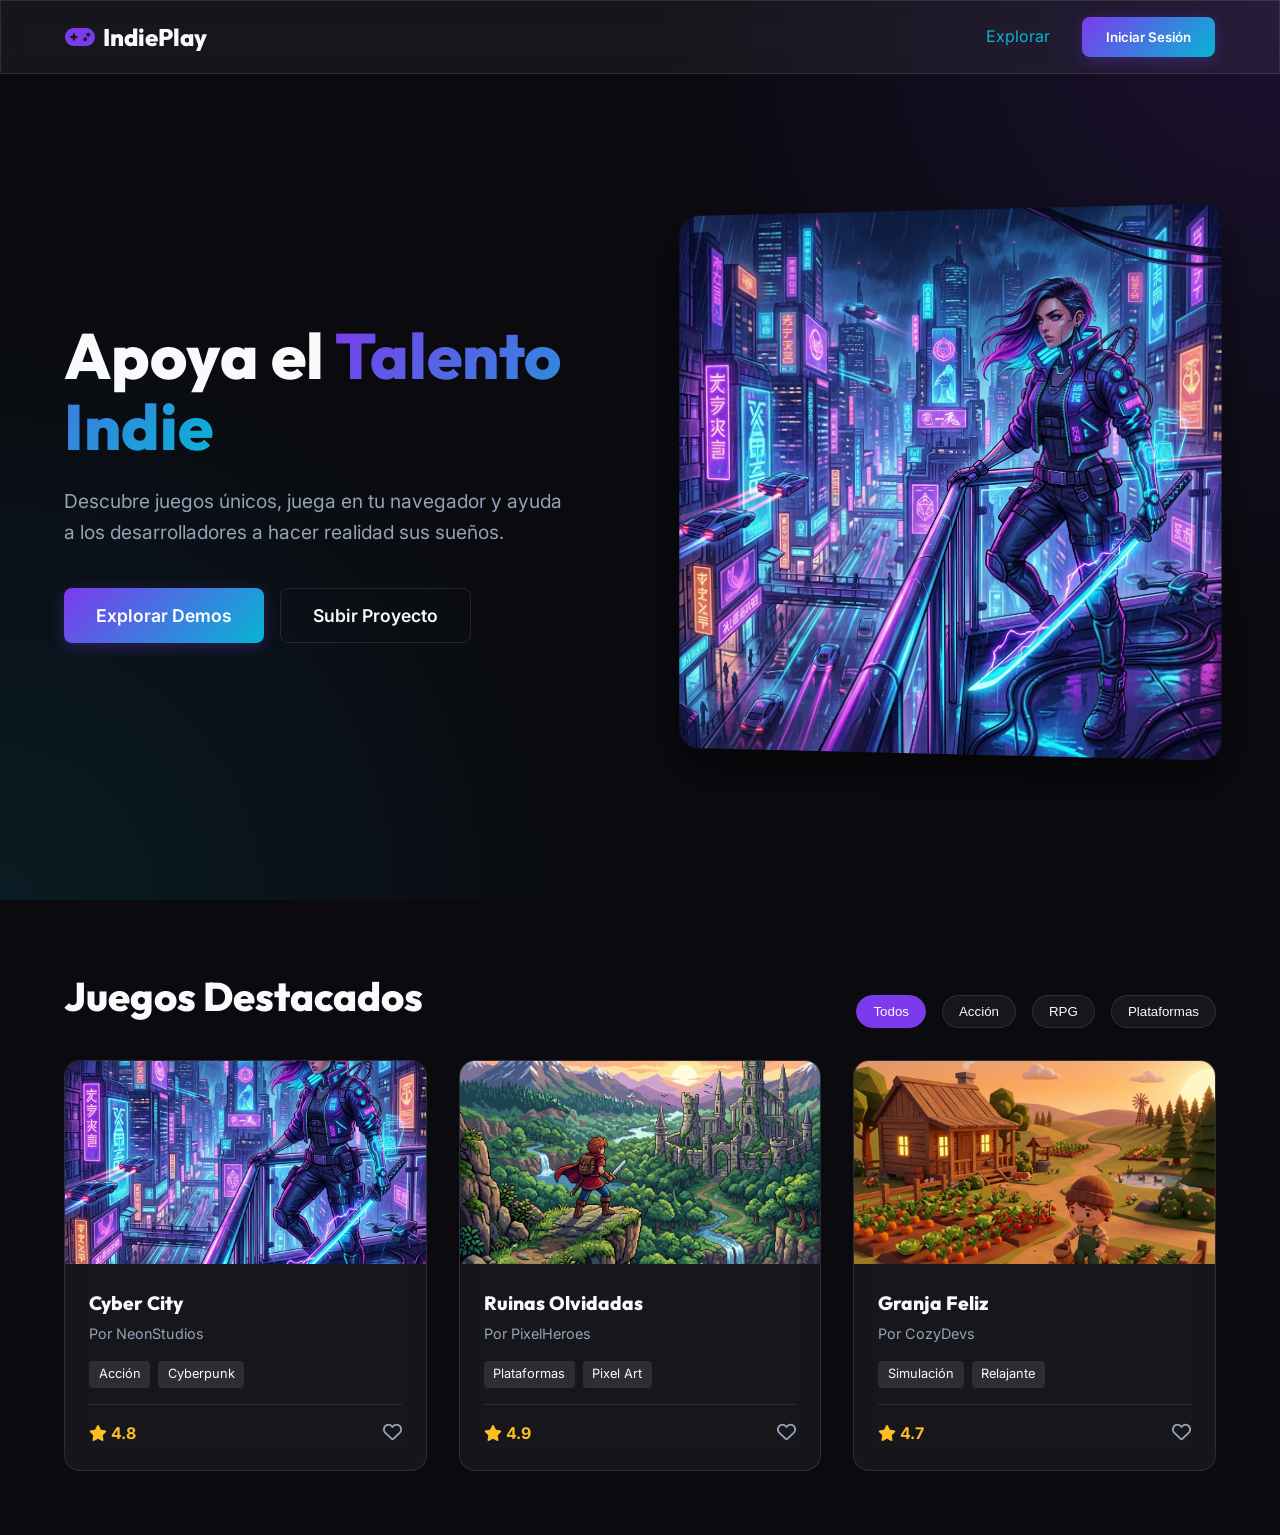
<file: prototipo_pagina_de_demos/index.html>
<!DOCTYPE html>
<html lang="es">
<head>
    <meta charset="UTF-8">
    <meta name="viewport" content="width=device-width, initial-scale=1.0">
    <title>IndiePlay - Descubre el Próximo Gran Juego Indie</title>
    <link rel="stylesheet" href="styles.css">
    <link rel="preconnect" href="https://fonts.googleapis.com">
    <link rel="preconnect" href="https://fonts.gstatic.com" crossorigin>
    <link href="https://fonts.googleapis.com/css2?family=Outfit:wght@300;400;600;800&family=Inter:wght@400;500;700&display=swap" rel="stylesheet">
    <!-- FontAwesome para iconos -->
    <link rel="stylesheet" href="https://cdnjs.cloudflare.com/ajax/libs/font-awesome/6.4.0/css/all.min.css">
</head>
<body>
    <header class="navbar glass">
        <div class="logo" onclick="switchView('home-view')" style="cursor: pointer;">
            <i class="fa-solid fa-gamepad"></i> IndiePlay
        </div>
        <nav class="nav-links">
            <a href="#" class="active" onclick="switchView('explore-view')">Explorar</a>
            <button class="btn btn-primary" onclick="openAuthModal()">Iniciar Sesión</button>
        </nav>
    </header>

    <main id="main-content">
        <!-- Vistas de la aplicación -->
        <div id="home-view" class="view">
            <!-- Hero Section -->
        <section class="hero">
            <div class="hero-content">
                <h1>Apoya el <span class="text-gradient">Talento Indie</span></h1>
                <p>Descubre juegos únicos, juega en tu navegador y ayuda a los desarrolladores a hacer realidad sus sueños.</p>
                <div class="hero-buttons">
                    <button class="btn btn-primary btn-large" onclick="switchView('explore-view')">Explorar Demos</button>
                    <button class="btn btn-outline btn-large">Subir Proyecto</button>
                </div>
            </div>
            <div class="hero-image">
                <img src="hero_game.png" alt="Juego Destacado" class="featured-game-img" onerror="this.src='https://images.unsplash.com/photo-1542751371-adc38448a05e?q=80&w=2070&auto=format&fit=crop'">
            </div>
        </section>

        <!-- Game Grid Section -->
        <section class="game-grid-section">
            <div class="section-header">
                <h2>Juegos Destacados</h2>
                <div class="filters">
                    <button class="filter-btn active">Todos</button>
                    <button class="filter-btn">Acción</button>
                    <button class="filter-btn">RPG</button>
                    <button class="filter-btn">Plataformas</button>
                </div>
            </div>
            
            <div class="grid">
                <!-- Game Card 1 -->
                <div class="game-card glass" onclick="openGameDetail('Cyber City', 'hero_game.png')">
                    <div class="card-image">
                        <img src="hero_game.png" alt="Cyber City">
                        <div class="card-overlay">
                            <button class="play-btn"><i class="fa-solid fa-play"></i> Jugar Demo</button>
                        </div>
                    </div>
                    <div class="card-content">
                        <h3>Cyber City</h3>
                        <p class="developer">Por NeonStudios</p>
                        <div class="tags">
                            <span class="tag">Acción</span>
                            <span class="tag">Cyberpunk</span>
                        </div>
                        <div class="card-footer">
                            <div class="rating"><i class="fa-solid fa-star"></i> 4.8</div>
                            <button class="like-btn" onclick="event.stopPropagation(); toggleLike(this)"><i class="fa-regular fa-heart"></i></button>
                        </div>
                    </div>
                </div>

                <!-- Game Card 2 -->
                <div class="game-card glass" onclick="openGameDetail('Ruinas Olvidadas', 'pixel.png')">
                    <div class="card-image">
                        <img src="pixel.png" alt="Ruinas Olvidadas">
                        <div class="card-overlay">
                            <button class="play-btn"><i class="fa-solid fa-play"></i> Jugar Demo</button>
                        </div>
                    </div>
                    <div class="card-content">
                        <h3>Ruinas Olvidadas</h3>
                        <p class="developer">Por PixelHeroes</p>
                        <div class="tags">
                            <span class="tag">Plataformas</span>
                            <span class="tag">Pixel Art</span>
                        </div>
                        <div class="card-footer">
                            <div class="rating"><i class="fa-solid fa-star"></i> 4.9</div>
                            <button class="like-btn" onclick="event.stopPropagation(); toggleLike(this)"><i class="fa-regular fa-heart"></i></button>
                        </div>
                    </div>
                </div>

                <!-- Game Card 3 -->
                <div class="game-card glass" onclick="openGameDetail('Granja Feliz', 'cozy.png')">
                    <div class="card-image">
                        <img src="cozy.png" alt="Granja Feliz">
                        <div class="card-overlay">
                            <button class="play-btn"><i class="fa-solid fa-play"></i> Jugar Demo</button>
                        </div>
                    </div>
                    <div class="card-content">
                        <h3>Granja Feliz</h3>
                        <p class="developer">Por CozyDevs</p>
                        <div class="tags">
                            <span class="tag">Simulación</span>
                            <span class="tag">Relajante</span>
                        </div>
                        <div class="card-footer">
                            <div class="rating"><i class="fa-solid fa-star"></i> 4.7</div>
                            <button class="like-btn" onclick="event.stopPropagation(); toggleLike(this)"><i class="fa-regular fa-heart"></i></button>
                        </div>
                    </div>
                </div>
            </div>
        </section>
        </div> <!-- End of home-view -->

        <!-- Vista Explorar -->
        <div id="explore-view" class="view" style="display: none; padding: 6rem 5% 2rem;">
            <div style="display: flex; justify-content: space-between; align-items: center; margin-bottom: 2rem;">
                <h2>Explorar Catálogo</h2>
                <div class="search-bar" style="width: 400px;">
                    <i class="fa-solid fa-search"></i>
                    <input type="text" placeholder="Buscar por título o desarrollador...">
                </div>
            </div>
            <div style="display: grid; grid-template-columns: 250px 1fr; gap: 2rem;">
                <aside class="glass" style="padding: 1.5rem; border-radius: 12px; height: fit-content;">
                    <h3 style="margin-bottom: 1rem; border-bottom: 1px solid var(--border-glass); padding-bottom: 0.5rem;">Filtros</h3>
                    <div style="margin-bottom: 1.5rem;">
                        <h4 style="color: var(--text-muted); margin-bottom: 0.5rem; font-size: 0.9rem;">GÉNEROS</h4>
                        <div style="display: flex; flex-direction: column; gap: 0.5rem; font-size: 0.95rem;">
                            <label><input type="checkbox" checked> Acción</label>
                            <label><input type="checkbox"> Aventura</label>
                            <label><input type="checkbox"> RPG</label>
                            <label><input type="checkbox" checked> Plataformas</label>
                            <label><input type="checkbox"> Terror</label>
                            <label><input type="checkbox" checked> Simulación</label>
                        </div>
                    </div>
                    <div>
                        <h4 style="color: var(--text-muted); margin-bottom: 0.5rem; font-size: 0.9rem;">ORDENAR POR</h4>
                        <select style="width: 100%; padding: 0.5rem; background: rgba(0,0,0,0.3); color: white; border: 1px solid var(--border-glass); border-radius: 4px;">
                            <option>Recomendados</option><option>Más Populares</option><option>Recientes</option><option>Mejor Valorados</option>
                        </select>
                    </div>
                </aside>
                <div class="grid">
                    <div class="game-card glass" onclick="openGameDetail('Cyber City', 'hero_game.png')">
                        <div class="card-image"><img src="hero_game.png" alt="Cyber City"><div class="card-overlay"><button class="play-btn"><i class="fa-solid fa-play"></i> Detalles</button></div></div>
                        <div class="card-content">
                            <h3>Cyber City</h3><p class="developer">Por NeonStudios</p>
                            <div class="tags"><span class="tag">Acción</span><span class="tag">Cyberpunk</span></div>
                            <div class="card-footer"><div class="rating"><i class="fa-solid fa-star"></i> 4.8</div><button class="like-btn" onclick="event.stopPropagation(); toggleLike(this)"><i class="fa-regular fa-heart"></i></button></div>
                        </div>
                    </div>
                    <div class="game-card glass" onclick="openGameDetail('Ruinas Olvidadas', 'pixel.png')">
                        <div class="card-image"><img src="pixel.png" alt="Ruinas Olvidadas"><div class="card-overlay"><button class="play-btn"><i class="fa-solid fa-play"></i> Detalles</button></div></div>
                        <div class="card-content">
                            <h3>Ruinas Olvidadas</h3><p class="developer">Por PixelHeroes</p>
                            <div class="tags"><span class="tag">Plataformas</span><span class="tag">Pixel Art</span></div>
                            <div class="card-footer"><div class="rating"><i class="fa-solid fa-star"></i> 4.9</div><button class="like-btn" onclick="event.stopPropagation(); toggleLike(this)"><i class="fa-regular fa-heart"></i></button></div>
                        </div>
                    </div>
                    <div class="game-card glass" onclick="openGameDetail('Granja Feliz', 'cozy.png')">
                        <div class="card-image"><img src="cozy.png" alt="Granja Feliz"><div class="card-overlay"><button class="play-btn"><i class="fa-solid fa-play"></i> Detalles</button></div></div>
                        <div class="card-content">
                            <h3>Granja Feliz</h3><p class="developer">Por CozyDevs</p>
                            <div class="tags"><span class="tag">Simulación</span><span class="tag">Relajante</span></div>
                            <div class="card-footer"><div class="rating"><i class="fa-solid fa-star"></i> 4.7</div><button class="like-btn" onclick="event.stopPropagation(); toggleLike(this)"><i class="fa-regular fa-heart"></i></button></div>
                        </div>
                    </div>
                </div>
            </div>
        </div>

        <!-- Vista Detalle de Juego -->
        <div id="game-detail-view" class="view" style="display: none;">
            <section class="game-detail-hero" style="background-image: linear-gradient(rgba(0,0,0,0.5), rgba(10,10,15,1)), url('hero_game.png');">
                <div class="game-detail-content">
                    <button class="btn btn-outline" onclick="switchView('home-view')"><i class="fa-solid fa-arrow-left"></i> Volver</button>
                    <h1 id="detail-title" style="margin-top: 2rem;">Cyber City</h1>
                    <div class="tags">
                        <span class="tag">Acción</span>
                        <span class="tag">Cyberpunk</span>
                    </div>
                    <p style="margin: 1rem 0; color: var(--text-muted);">Una aventura épica en una ciudad futurista.</p>
                    <button class="btn btn-primary btn-large" onclick="requireLogin()"><i class="fa-solid fa-play"></i> Jugar Ahora</button>
                </div>
            </section>
            
            <section class="game-detail-info" style="padding: 2rem 5%; display: grid; grid-template-columns: 2fr 1fr; gap: 2rem;">
                <div class="reviews-section glass" style="padding: 2rem; border-radius: 16px;">
                    <h3>Comentarios y Reseñas</h3>
                    <div class="input-group" style="margin-top: 1rem;">
                        <textarea rows="3" style="width: 100%; padding: 1rem; border-radius: 8px; background: rgba(0,0,0,0.3); color: white; border: 1px solid var(--border-glass);" placeholder="Deja tu opinión sobre este juego..."></textarea>
                        <button class="btn btn-primary" style="margin-top: 1rem;">Publicar</button>
                    </div>
                </div>
                
                <div class="report-section glass" style="padding: 2rem; border-radius: 16px; height: fit-content;">
                    <h3>¿Encontraste un bug?</h3>
                    <p style="color: var(--text-muted); font-size: 0.9rem; margin-bottom: 1rem;">Ayuda al desarrollador reportando problemas técnicos.</p>
                    <button class="btn btn-outline btn-full">Reportar Bug</button>
                </div>
            </section>
        </div>

        <!-- Vista Perfil -->
        <div id="profile-view" class="view" style="display: none; padding: 6rem 5% 2rem;">
            <h2>Mi Perfil</h2>
            <div class="profile-tabs" style="display: flex; gap: 1rem; margin: 2rem 0; border-bottom: 1px solid var(--border-glass); padding-bottom: 1rem;">
                <button class="filter-btn active">Mis Favoritos</button>
                <button class="filter-btn">Mis Proyectos</button>
            </div>
            <div class="grid">
                <!-- Se poblaría dinámicamente, aquí mostramos uno de ejemplo -->
                <div class="game-card glass">
                    <div class="card-image"><img src="cozy.png" alt="Favorito"></div>
                    <div class="card-content">
                        <h3>Granja Feliz</h3>
                        <p class="developer">Favorito</p>
                    </div>
                </div>
            </div>
        </div>

        <!-- Vista Moderación -->
        <div id="admin-view" class="view" style="display: none; padding: 6rem 5% 2rem;">
            <h2>Panel de Moderación</h2>
            <div class="glass" style="padding: 2rem; border-radius: 16px; margin-top: 2rem;">
                <table style="width: 100%; border-collapse: collapse; text-align: left;">
                    <thead>
                        <tr style="border-bottom: 1px solid var(--border-glass);">
                            <th style="padding: 1rem;">Usuario</th>
                            <th style="padding: 1rem;">Reporte</th>
                            <th style="padding: 1rem;">Acción</th>
                        </tr>
                    </thead>
                    <tbody>
                        <tr>
                            <td style="padding: 1rem;">TrollGamer99</td>
                            <td style="padding: 1rem; color: var(--text-muted);">Comentario inapropiado en "Cyber City"</td>
                            <td style="padding: 1rem;">
                                <button class="btn btn-outline" style="color: #ef4444; border-color: #ef4444;">Suspender</button>
                            </td>
                        </tr>
                    </tbody>
                </table>
            </div>
        </div>

        <!-- Modales de Auth -->
        <div id="auth-modal" class="modal">
            <div class="modal-content glass">
                <span class="close-btn" onclick="closeAuthModal()">&times;</span>
                <h2 id="auth-title">Iniciar Sesión</h2>
                <form id="auth-form">
                    <div class="input-group">
                        <label for="email">Correo Electrónico</label>
                        <input type="email" id="email" placeholder="tu@correo.com" required>
                    </div>
                    <div class="input-group">
                        <label for="password">Contraseña</label>
                        <input type="password" id="password" placeholder="••••••••" required>
                    </div>
                    <button type="submit" class="btn btn-primary btn-full">Entrar</button>
                    <p class="auth-switch">¿No tienes cuenta? <a href="#" onclick="toggleAuthMode()">Regístrate</a></p>
                </form>
            </div>
        </div>
    </main>

    <script src="app.js"></script>
</body>
</html>
</file>
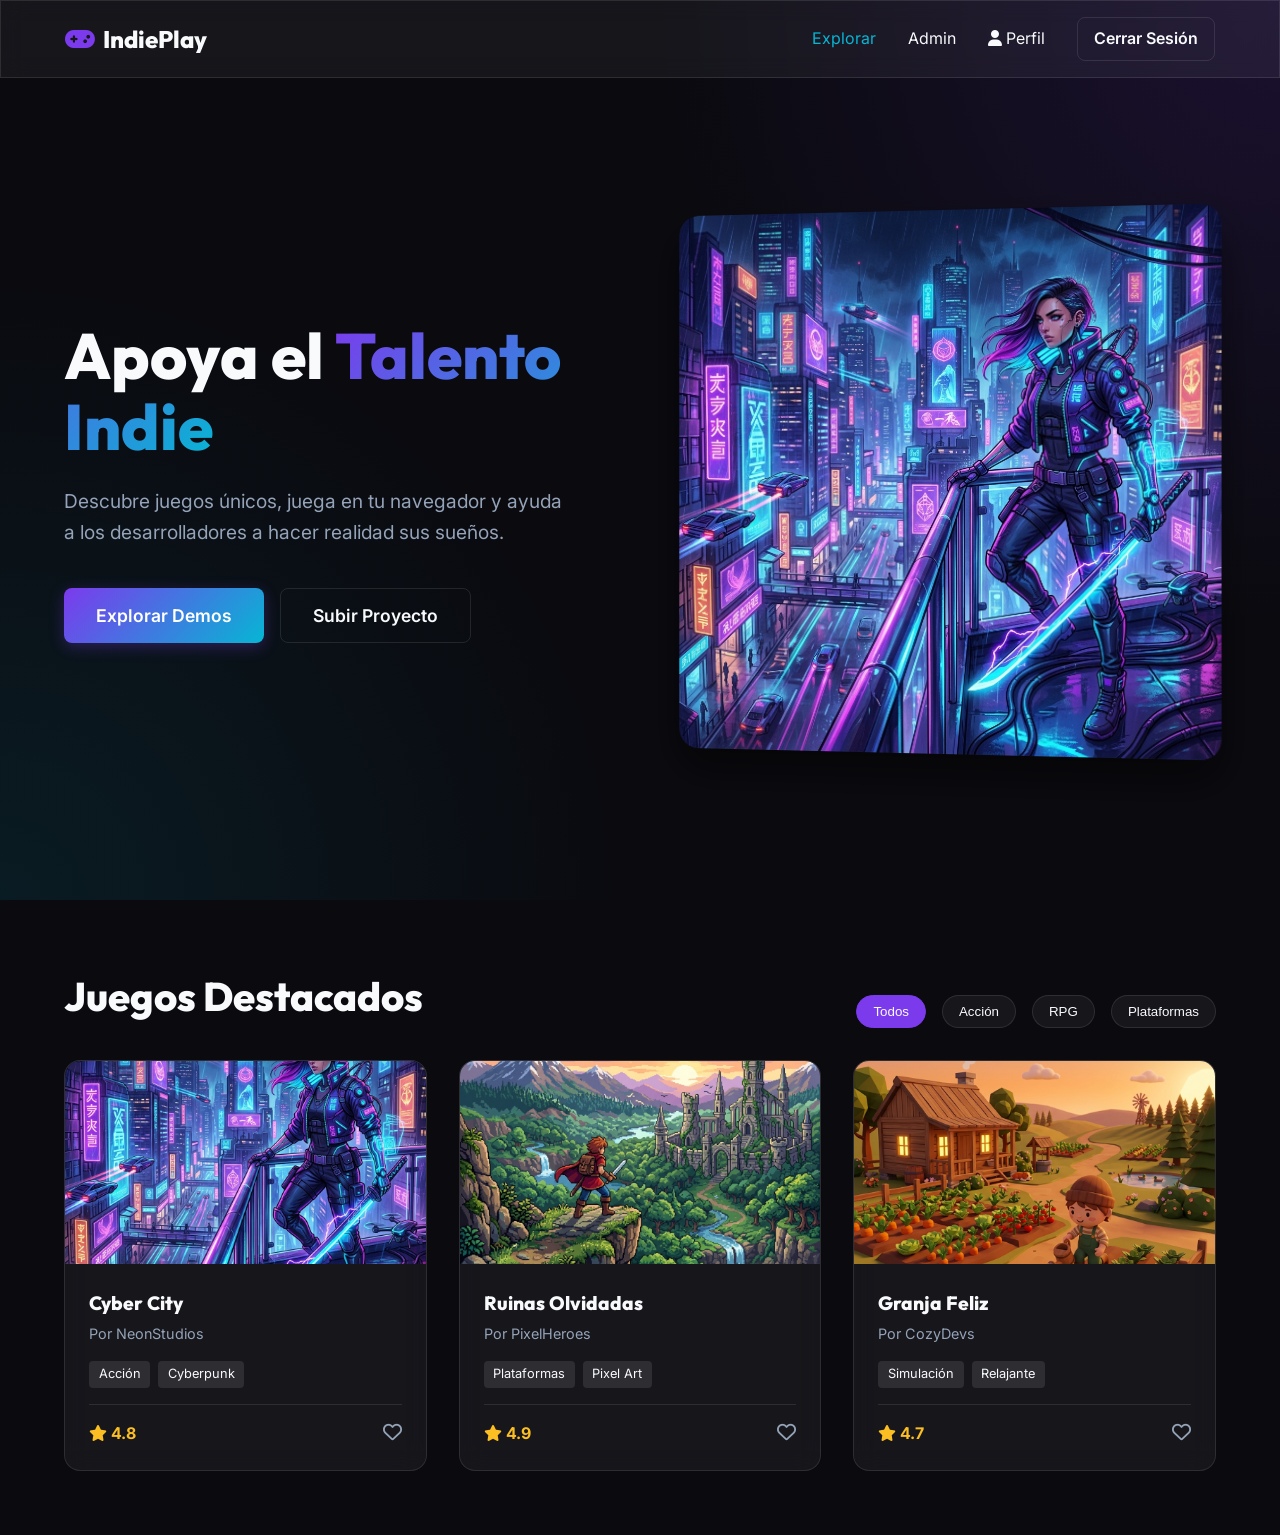
<file: prototipo_pagina_de_demos/index_logged.html>
<!DOCTYPE html>
<html lang="es">
<head>
    <meta charset="UTF-8">
    <meta name="viewport" content="width=device-width, initial-scale=1.0">
    <title>IndiePlay - Descubre el Próximo Gran Juego Indie</title>
    <link rel="stylesheet" href="styles.css">
    <link rel="preconnect" href="https://fonts.googleapis.com">
    <link rel="preconnect" href="https://fonts.gstatic.com" crossorigin>
    <link href="https://fonts.googleapis.com/css2?family=Outfit:wght@300;400;600;800&family=Inter:wght@400;500;700&display=swap" rel="stylesheet">
    <!-- FontAwesome para iconos -->
    <link rel="stylesheet" href="https://cdnjs.cloudflare.com/ajax/libs/font-awesome/6.4.0/css/all.min.css">
</head>
<body>
    <header class="navbar glass">
        <div class="logo" onclick="switchView('home-view')" style="cursor: pointer;">
            <i class="fa-solid fa-gamepad"></i> IndiePlay
        </div>
        <nav class="nav-links">
            <a href="#" class="active" onclick="switchView('explore-view')">Explorar</a>
            <a href="#" onclick="switchView('admin-view')">Admin</a>
            <a href="#" onclick="switchView('profile-view')"><i class="fa-solid fa-user"></i> Perfil</a>
            <a href="index.html" class="btn btn-outline" style="padding: 0.5rem 1rem;">Cerrar Sesión</a>
        </nav>
    </header>

    <main id="main-content">
        <!-- Vistas de la aplicación -->
        <div id="home-view" class="view">
            <!-- Hero Section -->
        <section class="hero">
            <div class="hero-content">
                <h1>Apoya el <span class="text-gradient">Talento Indie</span></h1>
                <p>Descubre juegos únicos, juega en tu navegador y ayuda a los desarrolladores a hacer realidad sus sueños.</p>
                <div class="hero-buttons">
                    <button class="btn btn-primary btn-large" onclick="switchView('explore-view')">Explorar Demos</button>
                    <button class="btn btn-outline btn-large">Subir Proyecto</button>
                </div>
            </div>
            <div class="hero-image">
                <img src="hero_game.png" alt="Juego Destacado" class="featured-game-img" onerror="this.src='https://images.unsplash.com/photo-1542751371-adc38448a05e?q=80&w=2070&auto=format&fit=crop'">
            </div>
        </section>

        <!-- Game Grid Section -->
        <section class="game-grid-section">
            <div class="section-header">
                <h2>Juegos Destacados</h2>
                <div class="filters">
                    <button class="filter-btn active">Todos</button>
                    <button class="filter-btn">Acción</button>
                    <button class="filter-btn">RPG</button>
                    <button class="filter-btn">Plataformas</button>
                </div>
            </div>
            
            <div class="grid">
                <!-- Game Card 1 -->
                <div class="game-card glass" onclick="openGameDetail('Cyber City', 'hero_game.png')">
                    <div class="card-image">
                        <img src="hero_game.png" alt="Cyber City">
                        <div class="card-overlay">
                            <button class="play-btn"><i class="fa-solid fa-play"></i> Jugar Demo</button>
                        </div>
                    </div>
                    <div class="card-content">
                        <h3>Cyber City</h3>
                        <p class="developer">Por NeonStudios</p>
                        <div class="tags">
                            <span class="tag">Acción</span>
                            <span class="tag">Cyberpunk</span>
                        </div>
                        <div class="card-footer">
                            <div class="rating"><i class="fa-solid fa-star"></i> 4.8</div>
                            <button class="like-btn" onclick="event.stopPropagation(); toggleLike(this)"><i class="fa-regular fa-heart"></i></button>
                        </div>
                    </div>
                </div>

                <!-- Game Card 2 -->
                <div class="game-card glass" onclick="openGameDetail('Ruinas Olvidadas', 'pixel.png')">
                    <div class="card-image">
                        <img src="pixel.png" alt="Ruinas Olvidadas">
                        <div class="card-overlay">
                            <button class="play-btn"><i class="fa-solid fa-play"></i> Jugar Demo</button>
                        </div>
                    </div>
                    <div class="card-content">
                        <h3>Ruinas Olvidadas</h3>
                        <p class="developer">Por PixelHeroes</p>
                        <div class="tags">
                            <span class="tag">Plataformas</span>
                            <span class="tag">Pixel Art</span>
                        </div>
                        <div class="card-footer">
                            <div class="rating"><i class="fa-solid fa-star"></i> 4.9</div>
                            <button class="like-btn" onclick="event.stopPropagation(); toggleLike(this)"><i class="fa-regular fa-heart"></i></button>
                        </div>
                    </div>
                </div>

                <!-- Game Card 3 -->
                <div class="game-card glass" onclick="openGameDetail('Granja Feliz', 'cozy.png')">
                    <div class="card-image">
                        <img src="cozy.png" alt="Granja Feliz">
                        <div class="card-overlay">
                            <button class="play-btn"><i class="fa-solid fa-play"></i> Jugar Demo</button>
                        </div>
                    </div>
                    <div class="card-content">
                        <h3>Granja Feliz</h3>
                        <p class="developer">Por CozyDevs</p>
                        <div class="tags">
                            <span class="tag">Simulación</span>
                            <span class="tag">Relajante</span>
                        </div>
                        <div class="card-footer">
                            <div class="rating"><i class="fa-solid fa-star"></i> 4.7</div>
                            <button class="like-btn" onclick="event.stopPropagation(); toggleLike(this)"><i class="fa-regular fa-heart"></i></button>
                        </div>
                    </div>
                </div>
            </div>
        </section>
        </div> <!-- End of home-view -->

        <!-- Vista Explorar -->
        <div id="explore-view" class="view" style="display: none; padding: 6rem 5% 2rem;">
            <div style="display: flex; justify-content: space-between; align-items: center; margin-bottom: 2rem;">
                <h2>Explorar Catálogo</h2>
                <div class="search-bar" style="width: 400px;">
                    <i class="fa-solid fa-search"></i>
                    <input type="text" placeholder="Buscar por título o desarrollador...">
                </div>
            </div>
            <div style="display: grid; grid-template-columns: 250px 1fr; gap: 2rem;">
                <aside class="glass" style="padding: 1.5rem; border-radius: 12px; height: fit-content;">
                    <h3 style="margin-bottom: 1rem; border-bottom: 1px solid var(--border-glass); padding-bottom: 0.5rem;">Filtros</h3>
                    <div style="margin-bottom: 1.5rem;">
                        <h4 style="color: var(--text-muted); margin-bottom: 0.5rem; font-size: 0.9rem;">GÉNEROS</h4>
                        <div style="display: flex; flex-direction: column; gap: 0.5rem; font-size: 0.95rem;">
                            <label><input type="checkbox" checked> Acción</label>
                            <label><input type="checkbox"> Aventura</label>
                            <label><input type="checkbox"> RPG</label>
                            <label><input type="checkbox" checked> Plataformas</label>
                            <label><input type="checkbox"> Terror</label>
                            <label><input type="checkbox" checked> Simulación</label>
                        </div>
                    </div>
                    <div>
                        <h4 style="color: var(--text-muted); margin-bottom: 0.5rem; font-size: 0.9rem;">ORDENAR POR</h4>
                        <select style="width: 100%; padding: 0.5rem; background: rgba(0,0,0,0.3); color: white; border: 1px solid var(--border-glass); border-radius: 4px;">
                            <option>Recomendados</option><option>Más Populares</option><option>Recientes</option><option>Mejor Valorados</option>
                        </select>
                    </div>
                </aside>
                <div class="grid">
                    <div class="game-card glass" onclick="openGameDetail('Cyber City', 'hero_game.png')">
                        <div class="card-image"><img src="hero_game.png" alt="Cyber City"><div class="card-overlay"><button class="play-btn"><i class="fa-solid fa-play"></i> Detalles</button></div></div>
                        <div class="card-content">
                            <h3>Cyber City</h3><p class="developer">Por NeonStudios</p>
                            <div class="tags"><span class="tag">Acción</span><span class="tag">Cyberpunk</span></div>
                            <div class="card-footer"><div class="rating"><i class="fa-solid fa-star"></i> 4.8</div><button class="like-btn" onclick="event.stopPropagation(); toggleLike(this)"><i class="fa-regular fa-heart"></i></button></div>
                        </div>
                    </div>
                    <div class="game-card glass" onclick="openGameDetail('Ruinas Olvidadas', 'pixel.png')">
                        <div class="card-image"><img src="pixel.png" alt="Ruinas Olvidadas"><div class="card-overlay"><button class="play-btn"><i class="fa-solid fa-play"></i> Detalles</button></div></div>
                        <div class="card-content">
                            <h3>Ruinas Olvidadas</h3><p class="developer">Por PixelHeroes</p>
                            <div class="tags"><span class="tag">Plataformas</span><span class="tag">Pixel Art</span></div>
                            <div class="card-footer"><div class="rating"><i class="fa-solid fa-star"></i> 4.9</div><button class="like-btn" onclick="event.stopPropagation(); toggleLike(this)"><i class="fa-regular fa-heart"></i></button></div>
                        </div>
                    </div>
                    <div class="game-card glass" onclick="openGameDetail('Granja Feliz', 'cozy.png')">
                        <div class="card-image"><img src="cozy.png" alt="Granja Feliz"><div class="card-overlay"><button class="play-btn"><i class="fa-solid fa-play"></i> Detalles</button></div></div>
                        <div class="card-content">
                            <h3>Granja Feliz</h3><p class="developer">Por CozyDevs</p>
                            <div class="tags"><span class="tag">Simulación</span><span class="tag">Relajante</span></div>
                            <div class="card-footer"><div class="rating"><i class="fa-solid fa-star"></i> 4.7</div><button class="like-btn" onclick="event.stopPropagation(); toggleLike(this)"><i class="fa-regular fa-heart"></i></button></div>
                        </div>
                    </div>
                </div>
            </div>
        </div>

        <!-- Vista Detalle de Juego -->
        <div id="game-detail-view" class="view" style="display: none;">
            <section class="game-detail-hero" style="background-image: linear-gradient(rgba(0,0,0,0.5), rgba(10,10,15,1)), url('hero_game.png');">
                <div class="game-detail-content">
                    <button class="btn btn-outline" onclick="switchView('home-view')"><i class="fa-solid fa-arrow-left"></i> Volver</button>
                    <h1 id="detail-title" style="margin-top: 2rem;">Cyber City</h1>
                    <div class="tags">
                        <span class="tag">Acción</span>
                        <span class="tag">Cyberpunk</span>
                    </div>
                    <p style="margin: 1rem 0; color: var(--text-muted);">Una aventura épica en una ciudad futurista.</p>
                    <button class="btn btn-primary btn-large" onclick="playGame()"><i class="fa-solid fa-play"></i> Jugar Ahora</button>
                </div>
            </section>
            
            <section class="game-detail-info" style="padding: 2rem 5%; display: grid; grid-template-columns: 2fr 1fr; gap: 2rem;">
                <div class="reviews-section glass" style="padding: 2rem; border-radius: 16px;">
                    <h3>Comentarios y Reseñas</h3>
                    <div class="input-group" style="margin-top: 1rem;">
                        <textarea rows="3" style="width: 100%; padding: 1rem; border-radius: 8px; background: rgba(0,0,0,0.3); color: white; border: 1px solid var(--border-glass);" placeholder="Deja tu opinión sobre este juego..."></textarea>
                        <button class="btn btn-primary" style="margin-top: 1rem;">Publicar</button>
                    </div>
                </div>
                
                <div class="report-section glass" style="padding: 2rem; border-radius: 16px; height: fit-content;">
                    <h3>¿Encontraste un bug?</h3>
                    <p style="color: var(--text-muted); font-size: 0.9rem; margin-bottom: 1rem;">Ayuda al desarrollador reportando problemas técnicos.</p>
                    <button class="btn btn-outline btn-full">Reportar Bug</button>
                </div>
            </section>
        </div>

        <!-- Vista de Juego (Pantalla Completa) -->
        <div id="play-game-view" class="view" style="display: none; height: 100vh; background-image: linear-gradient(rgba(0,0,0,0.7), rgba(0,0,0,0.7)), url('pixel.png'); background-size: cover; background-position: center; position: relative;">
            <button class="btn btn-outline" style="position: absolute; top: 100px; left: 5%;" onclick="switchView('game-detail-view')"><i class="fa-solid fa-arrow-left"></i> Volver a Detalles</button>
            <div style="display: flex; justify-content: center; align-items: center; height: 100%; flex-direction: column; gap: 2rem;">
                <h1 id="play-title" style="font-size: 4rem; text-shadow: 0 5px 15px rgba(0,0,0,0.8);">Juego</h1>
                <button class="btn btn-primary" style="font-size: 2rem; padding: 1.5rem 4rem; border-radius: 50px; box-shadow: 0 0 30px rgba(124,58,237,0.6);"><i class="fa-solid fa-play"></i> JUGAR</button>
            </div>
        </div>

        <!-- Vista Perfil -->
        <div id="profile-view" class="view" style="display: none; padding: 6rem 5% 2rem;">
            <h2>Mi Perfil</h2>
            <div class="profile-tabs" style="display: flex; gap: 1rem; margin: 2rem 0; border-bottom: 1px solid var(--border-glass); padding-bottom: 1rem;">
                <button class="filter-btn active">Mis Favoritos</button>
                <button class="filter-btn">Mis Proyectos</button>
            </div>
            <div class="grid">
                <!-- Se poblaría dinámicamente, aquí mostramos uno de ejemplo -->
                <div class="game-card glass">
                    <div class="card-image"><img src="cozy.png" alt="Favorito"></div>
                    <div class="card-content">
                        <h3>Granja Feliz</h3>
                        <p class="developer">Favorito</p>
                    </div>
                </div>
            </div>
        </div>

        <!-- Vista Moderación -->
        <div id="admin-view" class="view" style="display: none; padding: 6rem 5% 2rem;">
            <h2>Panel de Moderación</h2>
            <div class="glass" style="padding: 2rem; border-radius: 16px; margin-top: 2rem;">
                <table style="width: 100%; border-collapse: collapse; text-align: left;">
                    <thead>
                        <tr style="border-bottom: 1px solid var(--border-glass);">
                            <th style="padding: 1rem;">Usuario</th>
                            <th style="padding: 1rem;">Reporte</th>
                            <th style="padding: 1rem;">Acción</th>
                        </tr>
                    </thead>
                    <tbody>
                        <tr>
                            <td style="padding: 1rem;">TrollGamer99</td>
                            <td style="padding: 1rem; color: var(--text-muted);">Comentario inapropiado en "Cyber City"</td>
                            <td style="padding: 1rem;">
                                <button class="btn btn-outline" style="color: #ef4444; border-color: #ef4444;">Suspender</button>
                            </td>
                        </tr>
                    </tbody>
                </table>
            </div>
        </div>

        <!-- Modales de Auth -->
        <div id="auth-modal" class="modal">
            <div class="modal-content glass">
                <span class="close-btn" onclick="closeAuthModal()">&times;</span>
                <h2 id="auth-title">Iniciar Sesión</h2>
                <form id="auth-form">
                    <div class="input-group">
                        <label for="email">Correo Electrónico</label>
                        <input type="email" id="email" placeholder="tu@correo.com" required>
                    </div>
                    <div class="input-group">
                        <label for="password">Contraseña</label>
                        <input type="password" id="password" placeholder="••••••••" required>
                    </div>
                    <button type="submit" class="btn btn-primary btn-full">Entrar</button>
                    <p class="auth-switch">¿No tienes cuenta? <a href="#" onclick="toggleAuthMode()">Regístrate</a></p>
                </form>
            </div>
        </div>
    </main>

    <script src="app.js"></script>
</body>
</html>
</file>
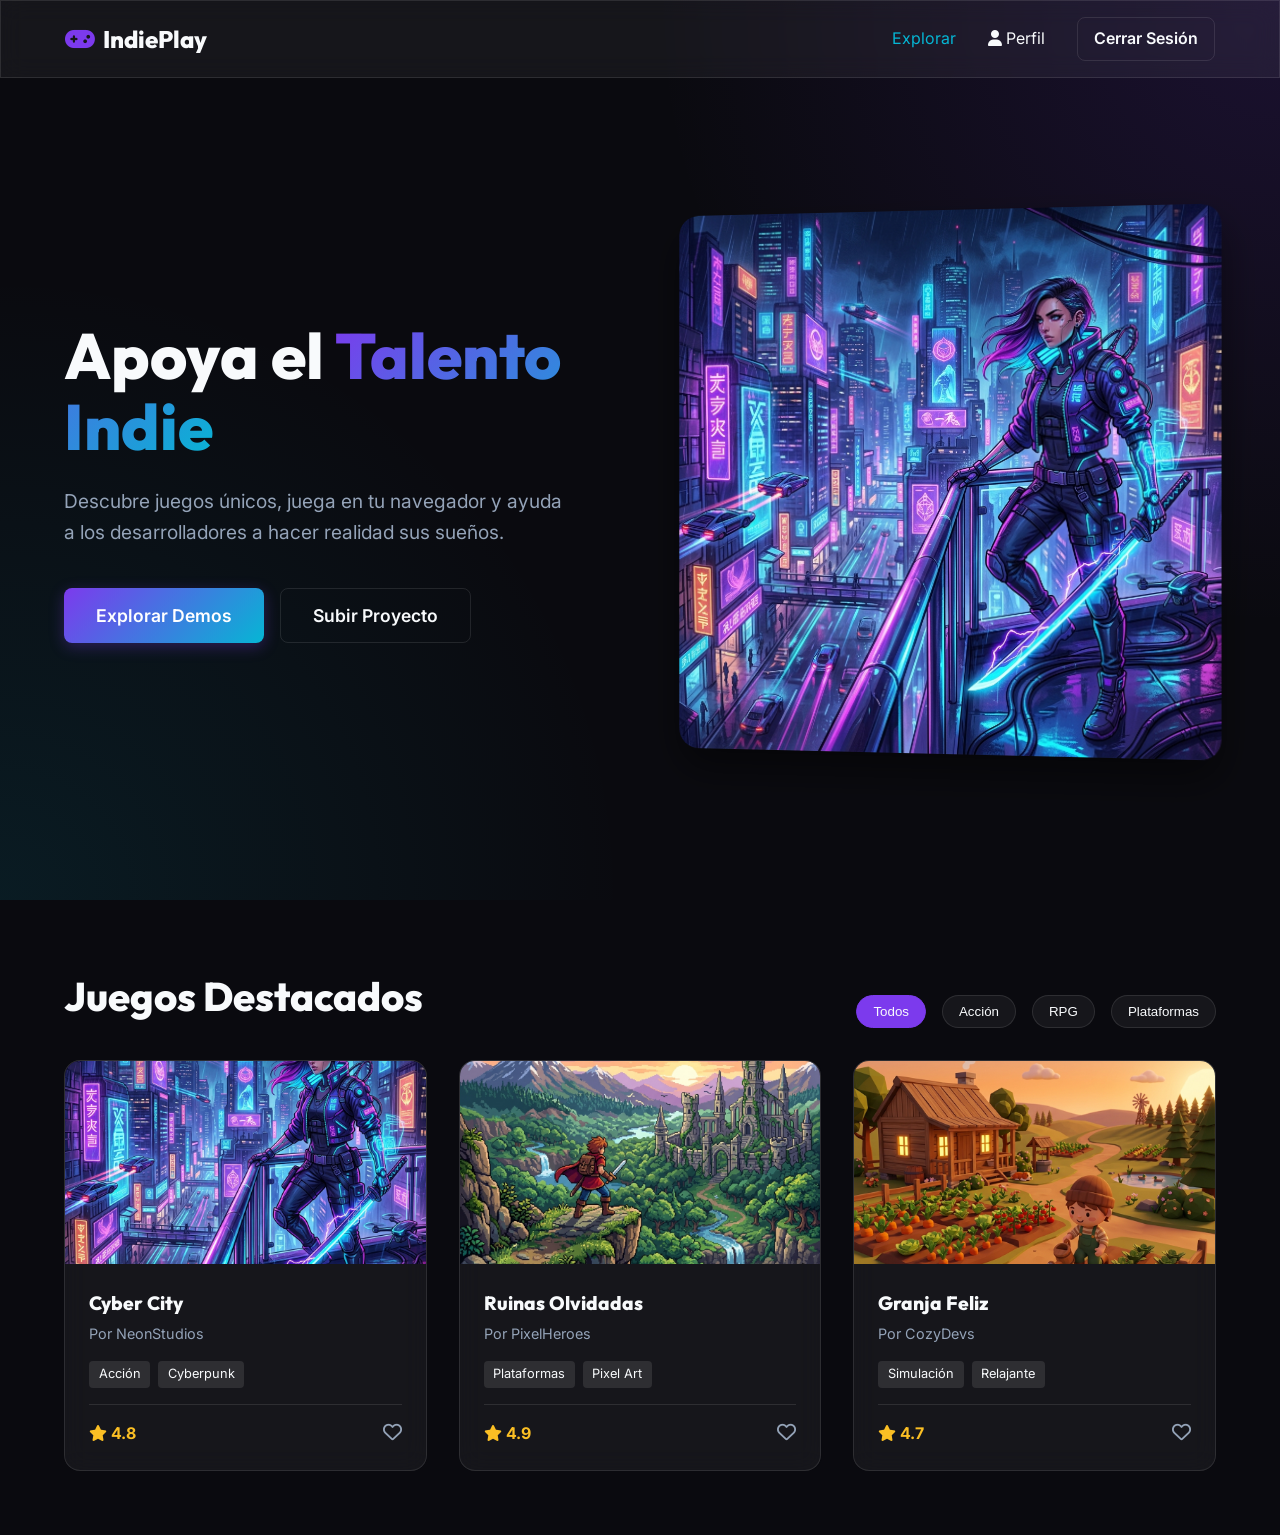
<file: prototipo_pagina_de_demos/index_user.html>
<!DOCTYPE html>
<html lang="es">
<head>
    <meta charset="UTF-8">
    <meta name="viewport" content="width=device-width, initial-scale=1.0">
    <title>IndiePlay - Descubre el Próximo Gran Juego Indie</title>
    <link rel="stylesheet" href="styles.css">
    <link rel="preconnect" href="https://fonts.googleapis.com">
    <link rel="preconnect" href="https://fonts.gstatic.com" crossorigin>
    <link href="https://fonts.googleapis.com/css2?family=Outfit:wght@300;400;600;800&family=Inter:wght@400;500;700&display=swap" rel="stylesheet">
    <!-- FontAwesome para iconos -->
    <link rel="stylesheet" href="https://cdnjs.cloudflare.com/ajax/libs/font-awesome/6.4.0/css/all.min.css">
</head>
<body>
    <header class="navbar glass">
        <div class="logo" onclick="switchView('home-view')" style="cursor: pointer;">
            <i class="fa-solid fa-gamepad"></i> IndiePlay
        </div>
        <nav class="nav-links">
            <a href="#" class="active" onclick="switchView('explore-view')">Explorar</a>
            <a href="#" onclick="switchView('profile-view')"><i class="fa-solid fa-user"></i> Perfil</a>
            <a href="index.html" class="btn btn-outline" style="padding: 0.5rem 1rem;">Cerrar Sesión</a>
        </nav>
    </header>

    <main id="main-content">
        <!-- Vistas de la aplicación -->
        <div id="home-view" class="view">
            <!-- Hero Section -->
        <section class="hero">
            <div class="hero-content">
                <h1>Apoya el <span class="text-gradient">Talento Indie</span></h1>
                <p>Descubre juegos únicos, juega en tu navegador y ayuda a los desarrolladores a hacer realidad sus sueños.</p>
                <div class="hero-buttons">
                    <button class="btn btn-primary btn-large" onclick="switchView('explore-view')">Explorar Demos</button>
                    <button class="btn btn-outline btn-large">Subir Proyecto</button>
                </div>
            </div>
            <div class="hero-image">
                <img src="hero_game.png" alt="Juego Destacado" class="featured-game-img" onerror="this.src='https://images.unsplash.com/photo-1542751371-adc38448a05e?q=80&w=2070&auto=format&fit=crop'">
            </div>
        </section>

        <!-- Game Grid Section -->
        <section class="game-grid-section">
            <div class="section-header">
                <h2>Juegos Destacados</h2>
                <div class="filters">
                    <button class="filter-btn active">Todos</button>
                    <button class="filter-btn">Acción</button>
                    <button class="filter-btn">RPG</button>
                    <button class="filter-btn">Plataformas</button>
                </div>
            </div>
            
            <div class="grid">
                <!-- Game Card 1 -->
                <div class="game-card glass" onclick="openGameDetail('Cyber City', 'hero_game.png')">
                    <div class="card-image">
                        <img src="hero_game.png" alt="Cyber City">
                        <div class="card-overlay">
                            <button class="play-btn"><i class="fa-solid fa-play"></i> Jugar Demo</button>
                        </div>
                    </div>
                    <div class="card-content">
                        <h3>Cyber City</h3>
                        <p class="developer">Por NeonStudios</p>
                        <div class="tags">
                            <span class="tag">Acción</span>
                            <span class="tag">Cyberpunk</span>
                        </div>
                        <div class="card-footer">
                            <div class="rating"><i class="fa-solid fa-star"></i> 4.8</div>
                            <button class="like-btn" onclick="event.stopPropagation(); toggleLike(this)"><i class="fa-regular fa-heart"></i></button>
                        </div>
                    </div>
                </div>

                <!-- Game Card 2 -->
                <div class="game-card glass" onclick="openGameDetail('Ruinas Olvidadas', 'pixel.png')">
                    <div class="card-image">
                        <img src="pixel.png" alt="Ruinas Olvidadas">
                        <div class="card-overlay">
                            <button class="play-btn"><i class="fa-solid fa-play"></i> Jugar Demo</button>
                        </div>
                    </div>
                    <div class="card-content">
                        <h3>Ruinas Olvidadas</h3>
                        <p class="developer">Por PixelHeroes</p>
                        <div class="tags">
                            <span class="tag">Plataformas</span>
                            <span class="tag">Pixel Art</span>
                        </div>
                        <div class="card-footer">
                            <div class="rating"><i class="fa-solid fa-star"></i> 4.9</div>
                            <button class="like-btn" onclick="event.stopPropagation(); toggleLike(this)"><i class="fa-regular fa-heart"></i></button>
                        </div>
                    </div>
                </div>

                <!-- Game Card 3 -->
                <div class="game-card glass" onclick="openGameDetail('Granja Feliz', 'cozy.png')">
                    <div class="card-image">
                        <img src="cozy.png" alt="Granja Feliz">
                        <div class="card-overlay">
                            <button class="play-btn"><i class="fa-solid fa-play"></i> Jugar Demo</button>
                        </div>
                    </div>
                    <div class="card-content">
                        <h3>Granja Feliz</h3>
                        <p class="developer">Por CozyDevs</p>
                        <div class="tags">
                            <span class="tag">Simulación</span>
                            <span class="tag">Relajante</span>
                        </div>
                        <div class="card-footer">
                            <div class="rating"><i class="fa-solid fa-star"></i> 4.7</div>
                            <button class="like-btn" onclick="event.stopPropagation(); toggleLike(this)"><i class="fa-regular fa-heart"></i></button>
                        </div>
                    </div>
                </div>
            </div>
        </section>
        </div> <!-- End of home-view -->

        <!-- Vista Explorar -->
        <div id="explore-view" class="view" style="display: none; padding: 6rem 5% 2rem;">
            <div style="display: flex; justify-content: space-between; align-items: center; margin-bottom: 2rem;">
                <h2>Explorar Catálogo</h2>
                <div class="search-bar" style="width: 400px;">
                    <i class="fa-solid fa-search"></i>
                    <input type="text" placeholder="Buscar por título o desarrollador...">
                </div>
            </div>
            <div style="display: grid; grid-template-columns: 250px 1fr; gap: 2rem;">
                <aside class="glass" style="padding: 1.5rem; border-radius: 12px; height: fit-content;">
                    <h3 style="margin-bottom: 1rem; border-bottom: 1px solid var(--border-glass); padding-bottom: 0.5rem;">Filtros</h3>
                    <div style="margin-bottom: 1.5rem;">
                        <h4 style="color: var(--text-muted); margin-bottom: 0.5rem; font-size: 0.9rem;">GÉNEROS</h4>
                        <div style="display: flex; flex-direction: column; gap: 0.5rem; font-size: 0.95rem;">
                            <label><input type="checkbox" checked> Acción</label>
                            <label><input type="checkbox"> Aventura</label>
                            <label><input type="checkbox"> RPG</label>
                            <label><input type="checkbox" checked> Plataformas</label>
                            <label><input type="checkbox"> Terror</label>
                            <label><input type="checkbox" checked> Simulación</label>
                        </div>
                    </div>
                    <div>
                        <h4 style="color: var(--text-muted); margin-bottom: 0.5rem; font-size: 0.9rem;">ORDENAR POR</h4>
                        <select style="width: 100%; padding: 0.5rem; background: rgba(0,0,0,0.3); color: white; border: 1px solid var(--border-glass); border-radius: 4px;">
                            <option>Recomendados</option><option>Más Populares</option><option>Recientes</option><option>Mejor Valorados</option>
                        </select>
                    </div>
                </aside>
                <div class="grid">
                    <div class="game-card glass" onclick="openGameDetail('Cyber City', 'hero_game.png')">
                        <div class="card-image"><img src="hero_game.png" alt="Cyber City"><div class="card-overlay"><button class="play-btn"><i class="fa-solid fa-play"></i> Detalles</button></div></div>
                        <div class="card-content">
                            <h3>Cyber City</h3><p class="developer">Por NeonStudios</p>
                            <div class="tags"><span class="tag">Acción</span><span class="tag">Cyberpunk</span></div>
                            <div class="card-footer"><div class="rating"><i class="fa-solid fa-star"></i> 4.8</div><button class="like-btn" onclick="event.stopPropagation(); toggleLike(this)"><i class="fa-regular fa-heart"></i></button></div>
                        </div>
                    </div>
                    <div class="game-card glass" onclick="openGameDetail('Ruinas Olvidadas', 'pixel.png')">
                        <div class="card-image"><img src="pixel.png" alt="Ruinas Olvidadas"><div class="card-overlay"><button class="play-btn"><i class="fa-solid fa-play"></i> Detalles</button></div></div>
                        <div class="card-content">
                            <h3>Ruinas Olvidadas</h3><p class="developer">Por PixelHeroes</p>
                            <div class="tags"><span class="tag">Plataformas</span><span class="tag">Pixel Art</span></div>
                            <div class="card-footer"><div class="rating"><i class="fa-solid fa-star"></i> 4.9</div><button class="like-btn" onclick="event.stopPropagation(); toggleLike(this)"><i class="fa-regular fa-heart"></i></button></div>
                        </div>
                    </div>
                    <div class="game-card glass" onclick="openGameDetail('Granja Feliz', 'cozy.png')">
                        <div class="card-image"><img src="cozy.png" alt="Granja Feliz"><div class="card-overlay"><button class="play-btn"><i class="fa-solid fa-play"></i> Detalles</button></div></div>
                        <div class="card-content">
                            <h3>Granja Feliz</h3><p class="developer">Por CozyDevs</p>
                            <div class="tags"><span class="tag">Simulación</span><span class="tag">Relajante</span></div>
                            <div class="card-footer"><div class="rating"><i class="fa-solid fa-star"></i> 4.7</div><button class="like-btn" onclick="event.stopPropagation(); toggleLike(this)"><i class="fa-regular fa-heart"></i></button></div>
                        </div>
                    </div>
                </div>
            </div>
        </div>

        <!-- Vista Detalle de Juego -->
        <div id="game-detail-view" class="view" style="display: none;">
            <section class="game-detail-hero" style="background-image: linear-gradient(rgba(0,0,0,0.5), rgba(10,10,15,1)), url('hero_game.png');">
                <div class="game-detail-content">
                    <button class="btn btn-outline" onclick="switchView('home-view')"><i class="fa-solid fa-arrow-left"></i> Volver</button>
                    <h1 id="detail-title" style="margin-top: 2rem;">Cyber City</h1>
                    <div class="tags">
                        <span class="tag">Acción</span>
                        <span class="tag">Cyberpunk</span>
                    </div>
                    <p style="margin: 1rem 0; color: var(--text-muted);">Una aventura épica en una ciudad futurista.</p>
                    <button class="btn btn-primary btn-large" onclick="playGame()"><i class="fa-solid fa-play"></i> Jugar Ahora</button>
                </div>
            </section>
            
            <section class="game-detail-info" style="padding: 2rem 5%; display: grid; grid-template-columns: 2fr 1fr; gap: 2rem;">
                <div class="reviews-section glass" style="padding: 2rem; border-radius: 16px;">
                    <h3>Comentarios y Reseñas</h3>
                    <div class="input-group" style="margin-top: 1rem;">
                        <textarea rows="3" style="width: 100%; padding: 1rem; border-radius: 8px; background: rgba(0,0,0,0.3); color: white; border: 1px solid var(--border-glass);" placeholder="Deja tu opinión sobre este juego..."></textarea>
                        <button class="btn btn-primary" style="margin-top: 1rem;">Publicar</button>
                    </div>
                </div>
                
                <div class="report-section glass" style="padding: 2rem; border-radius: 16px; height: fit-content;">
                    <h3>¿Encontraste un bug?</h3>
                    <p style="color: var(--text-muted); font-size: 0.9rem; margin-bottom: 1rem;">Ayuda al desarrollador reportando problemas técnicos.</p>
                    <button class="btn btn-outline btn-full">Reportar Bug</button>
                </div>
            </section>
        </div>

        <!-- Vista de Juego (Pantalla Completa) -->
        <div id="play-game-view" class="view" style="display: none; height: 100vh; background-image: linear-gradient(rgba(0,0,0,0.7), rgba(0,0,0,0.7)), url('pixel.png'); background-size: cover; background-position: center; position: relative;">
            <button class="btn btn-outline" style="position: absolute; top: 100px; left: 5%;" onclick="switchView('game-detail-view')"><i class="fa-solid fa-arrow-left"></i> Volver a Detalles</button>
            <div style="display: flex; justify-content: center; align-items: center; height: 100%; flex-direction: column; gap: 2rem;">
                <h1 id="play-title" style="font-size: 4rem; text-shadow: 0 5px 15px rgba(0,0,0,0.8);">Juego</h1>
                <button class="btn btn-primary" style="font-size: 2rem; padding: 1.5rem 4rem; border-radius: 50px; box-shadow: 0 0 30px rgba(124,58,237,0.6);"><i class="fa-solid fa-play"></i> JUGAR</button>
            </div>
        </div>

        <!-- Vista Perfil -->
        <div id="profile-view" class="view" style="display: none; padding: 6rem 5% 2rem;">
            <h2>Mi Perfil</h2>
            <div class="profile-tabs" style="display: flex; gap: 1rem; margin: 2rem 0; border-bottom: 1px solid var(--border-glass); padding-bottom: 1rem;">
                <button class="filter-btn active">Mis Favoritos</button>
                <button class="filter-btn">Mis Proyectos</button>
            </div>
            <div class="grid">
                <!-- Se poblaría dinámicamente, aquí mostramos uno de ejemplo -->
                <div class="game-card glass">
                    <div class="card-image"><img src="cozy.png" alt="Favorito"></div>
                    <div class="card-content">
                        <h3>Granja Feliz</h3>
                        <p class="developer">Favorito</p>
                    </div>
                </div>
            </div>
        </div>

        <!-- Modales de Auth -->
        <div id="auth-modal" class="modal">
            <div class="modal-content glass">
                <span class="close-btn" onclick="closeAuthModal()">&times;</span>
                <h2 id="auth-title">Iniciar Sesión</h2>
                <form id="auth-form">
                    <div class="input-group">
                        <label for="email">Correo Electrónico</label>
                        <input type="email" id="email" placeholder="tu@correo.com" required>
                    </div>
                    <div class="input-group">
                        <label for="password">Contraseña</label>
                        <input type="password" id="password" placeholder="••••••••" required>
                    </div>
                    <button type="submit" class="btn btn-primary btn-full">Entrar</button>
                    <p class="auth-switch">¿No tienes cuenta? <a href="#" onclick="toggleAuthMode()">Regístrate</a></p>
                </form>
            </div>
        </div>
    </main>

    <script src="app.js"></script>
</body>
</html>
</file>
<file: prototipo_pagina_de_demos/styles.css>
:root {
    /* Color Palette */
    --bg-dark: #0a0a0f;
    --bg-darker: #050507;
    --bg-glass: rgba(255, 255, 255, 0.05);
    --border-glass: rgba(255, 255, 255, 0.1);
    
    --primary: #7c3aed; /* Violet */
    --primary-hover: #6d28d9;
    --secondary: #06b6d4; /* Cyan */
    
    --text-main: #f8fafc;
    --text-muted: #94a3b8;
    
    --gradient-brand: linear-gradient(135deg, var(--primary) 0%, var(--secondary) 100%);
    
    /* Typography */
    --font-heading: 'Outfit', sans-serif;
    --font-body: 'Inter', sans-serif;
    
    /* Animation */
    --transition: all 0.3s cubic-bezier(0.4, 0, 0.2, 1);
}

* {
    margin: 0;
    padding: 0;
    box-sizing: border-box;
}

body {
    background-color: var(--bg-dark);
    color: var(--text-main);
    font-family: var(--font-body);
    line-height: 1.6;
    overflow-x: hidden;
}

h1, h2, h3, h4, h5, h6 {
    font-family: var(--font-heading);
    font-weight: 800;
}

a {
    color: var(--text-main);
    text-decoration: none;
    transition: var(--transition);
}

/* Utilities */
.text-gradient {
    background: var(--gradient-brand);
    -webkit-background-clip: text;
    -webkit-text-fill-color: transparent;
    background-clip: text;
}

.glass {
    background: var(--bg-glass);
    backdrop-filter: blur(12px);
    -webkit-backdrop-filter: blur(12px);
    border: 1px solid var(--border-glass);
}

/* Buttons */
.btn {
    display: inline-block;
    padding: 0.75rem 1.5rem;
    border-radius: 8px;
    font-weight: 600;
    font-family: var(--font-body);
    cursor: pointer;
    transition: var(--transition);
    border: none;
    outline: none;
    text-align: center;
}

.btn-primary {
    background: var(--gradient-brand);
    color: white;
    box-shadow: 0 4px 15px rgba(124, 58, 237, 0.3);
}

.btn-primary:hover {
    transform: translateY(-2px);
    box-shadow: 0 6px 20px rgba(124, 58, 237, 0.5);
}

.btn-outline {
    background: transparent;
    border: 1px solid var(--border-glass);
    color: var(--text-main);
}

.btn-outline:hover {
    background: rgba(255,255,255,0.1);
    transform: translateY(-2px);
}

.btn-large {
    padding: 1rem 2rem;
    font-size: 1.1rem;
}

.btn-full {
    width: 100%;
}

/* Navbar */
.navbar {
    position: fixed;
    top: 0;
    left: 0;
    width: 100%;
    padding: 1rem 5%;
    display: flex;
    justify-content: space-between;
    align-items: center;
    z-index: 1000;
    border-bottom: 1px solid var(--border-glass);
}

.logo {
    font-family: var(--font-heading);
    font-size: 1.5rem;
    font-weight: 800;
    display: flex;
    align-items: center;
    gap: 0.5rem;
}

.logo i {
    color: var(--primary);
}

.search-bar {
    position: relative;
    width: 300px;
}

.search-bar i {
    position: absolute;
    left: 1rem;
    top: 50%;
    transform: translateY(-50%);
    color: var(--text-muted);
}

.search-bar input {
    width: 100%;
    padding: 0.6rem 1rem 0.6rem 2.5rem;
    border-radius: 20px;
    border: 1px solid var(--border-glass);
    background: rgba(0,0,0,0.2);
    color: var(--text-main);
    font-family: var(--font-body);
}

.search-bar input:focus {
    outline: none;
    border-color: var(--primary);
    background: rgba(255,255,255,0.05);
}

.nav-links {
    display: flex;
    align-items: center;
    gap: 2rem;
}

.nav-links a:hover, .nav-links a.active {
    color: var(--secondary);
}

/* Hero Section */
.hero {
    min-height: 100vh;
    padding: 8rem 5% 4rem;
    display: grid;
    grid-template-columns: 1fr 1fr;
    gap: 4rem;
    align-items: center;
    background: radial-gradient(circle at top right, rgba(124, 58, 237, 0.15), transparent 40%),
                radial-gradient(circle at bottom left, rgba(6, 182, 212, 0.1), transparent 40%);
}

.hero-content h1 {
    font-size: 4rem;
    line-height: 1.1;
    margin-bottom: 1.5rem;
}

.hero-content p {
    font-size: 1.2rem;
    color: var(--text-muted);
    margin-bottom: 2.5rem;
    max-width: 500px;
}

.hero-buttons {
    display: flex;
    gap: 1rem;
}

.hero-image {
    position: relative;
    border-radius: 20px;
    overflow: hidden;
    box-shadow: 0 20px 40px rgba(0,0,0,0.5);
    transform: perspective(1000px) rotateY(-5deg);
    transition: var(--transition);
}

.hero-image:hover {
    transform: perspective(1000px) rotateY(0deg) scale(1.02);
}

.featured-game-img {
    width: 100%;
    height: auto;
    display: block;
    border-radius: 20px;
}

/* Modal */
.modal {
    display: none;
    position: fixed;
    top: 0;
    left: 0;
    width: 100%;
    height: 100%;
    background: rgba(0,0,0,0.7);
    z-index: 2000;
    justify-content: center;
    align-items: center;
    backdrop-filter: blur(5px);
    opacity: 0;
    transition: opacity 0.3s ease;
}

.modal.show {
    display: flex;
    opacity: 1;
}

.modal-content {
    padding: 2.5rem;
    border-radius: 16px;
    width: 100%;
    max-width: 400px;
    position: relative;
    transform: translateY(20px);
    transition: transform 0.3s ease;
}

.modal.show .modal-content {
    transform: translateY(0);
}

.close-btn {
    position: absolute;
    top: 1rem;
    right: 1.5rem;
    font-size: 1.5rem;
    cursor: pointer;
    color: var(--text-muted);
}

.close-btn:hover {
    color: var(--text-main);
}

.modal h2 {
    margin-bottom: 1.5rem;
    text-align: center;
}

.input-group {
    margin-bottom: 1.5rem;
}

.input-group label {
    display: block;
    margin-bottom: 0.5rem;
    font-size: 0.9rem;
    color: var(--text-muted);
}

.input-group input {
    width: 100%;
    padding: 0.8rem 1rem;
    border-radius: 8px;
    border: 1px solid var(--border-glass);
    background: rgba(0,0,0,0.3);
    color: var(--text-main);
    font-family: var(--font-body);
}

.input-group input:focus {
    outline: none;
    border-color: var(--primary);
}

.auth-switch {
    margin-top: 1.5rem;
    text-align: center;
    font-size: 0.9rem;
    color: var(--text-muted);
}

.auth-switch a {
    color: var(--secondary);
    font-weight: 600;
}

/* Game Grid Section */
.game-grid-section {
    padding: 4rem 5%;
}

.section-header {
    display: flex;
    justify-content: space-between;
    align-items: flex-end;
    margin-bottom: 2rem;
}

.section-header h2 {
    font-size: 2.5rem;
}

.filters {
    display: flex;
    gap: 1rem;
}

.filter-btn {
    background: rgba(255,255,255,0.05);
    border: 1px solid var(--border-glass);
    color: var(--text-main);
    padding: 0.5rem 1rem;
    border-radius: 20px;
    cursor: pointer;
    transition: var(--transition);
}

.filter-btn:hover, .filter-btn.active {
    background: var(--primary);
    border-color: var(--primary);
}

.grid {
    display: grid;
    grid-template-columns: repeat(auto-fill, minmax(300px, 1fr));
    gap: 2rem;
}

.game-card {
    border-radius: 16px;
    overflow: hidden;
    cursor: pointer;
    transition: var(--transition);
}

.game-card:hover {
    transform: translateY(-10px);
    box-shadow: 0 15px 30px rgba(0,0,0,0.5);
    border-color: rgba(124, 58, 237, 0.5);
}

.card-image {
    position: relative;
    width: 100%;
    aspect-ratio: 16/9;
    overflow: hidden;
}

.card-image img {
    width: 100%;
    height: 100%;
    object-fit: cover;
    transition: transform 0.5s ease;
}

.game-card:hover .card-image img {
    transform: scale(1.1);
}

.card-overlay {
    position: absolute;
    top: 0;
    left: 0;
    width: 100%;
    height: 100%;
    background: rgba(0,0,0,0.5);
    display: flex;
    justify-content: center;
    align-items: center;
    opacity: 0;
    transition: opacity 0.3s ease;
}

.game-card:hover .card-overlay {
    opacity: 1;
}

.play-btn {
    background: var(--primary);
    color: white;
    border: none;
    padding: 0.8rem 1.5rem;
    border-radius: 30px;
    font-weight: bold;
    cursor: pointer;
    transform: translateY(20px);
    transition: all 0.3s ease;
}

.game-card:hover .play-btn {
    transform: translateY(0);
}

.card-content {
    padding: 1.5rem;
}

.card-content h3 {
    font-size: 1.2rem;
    margin-bottom: 0.2rem;
}

.developer {
    color: var(--text-muted);
    font-size: 0.9rem;
    margin-bottom: 1rem;
}

.tags {
    display: flex;
    gap: 0.5rem;
    margin-bottom: 1rem;
}

.tag {
    font-size: 0.8rem;
    background: rgba(255,255,255,0.1);
    padding: 0.2rem 0.6rem;
    border-radius: 4px;
}

.card-footer {
    display: flex;
    justify-content: space-between;
    align-items: center;
    border-top: 1px solid var(--border-glass);
    padding-top: 1rem;
    margin-top: 1rem;
}

.rating {
    color: #fbbf24; /* yellow */
    font-weight: bold;
}

.like-btn {
    background: transparent;
    border: none;
    color: var(--text-muted);
    font-size: 1.2rem;
    cursor: pointer;
    transition: var(--transition);
}

.like-btn:hover, .like-btn.liked {
    color: #ef4444; /* red */
    transform: scale(1.1);
}

/* Detalles de Juego y Otras Vistas */
.game-detail-hero {
    min-height: 60vh;
    background-size: cover;
    background-position: center;
    display: flex;
    align-items: flex-end;
    padding: 4rem 5%;
}

.game-detail-content {
    max-width: 800px;
}

.game-detail-content h1 {
    font-size: 3.5rem;
    margin-bottom: 1rem;
}
</file>
